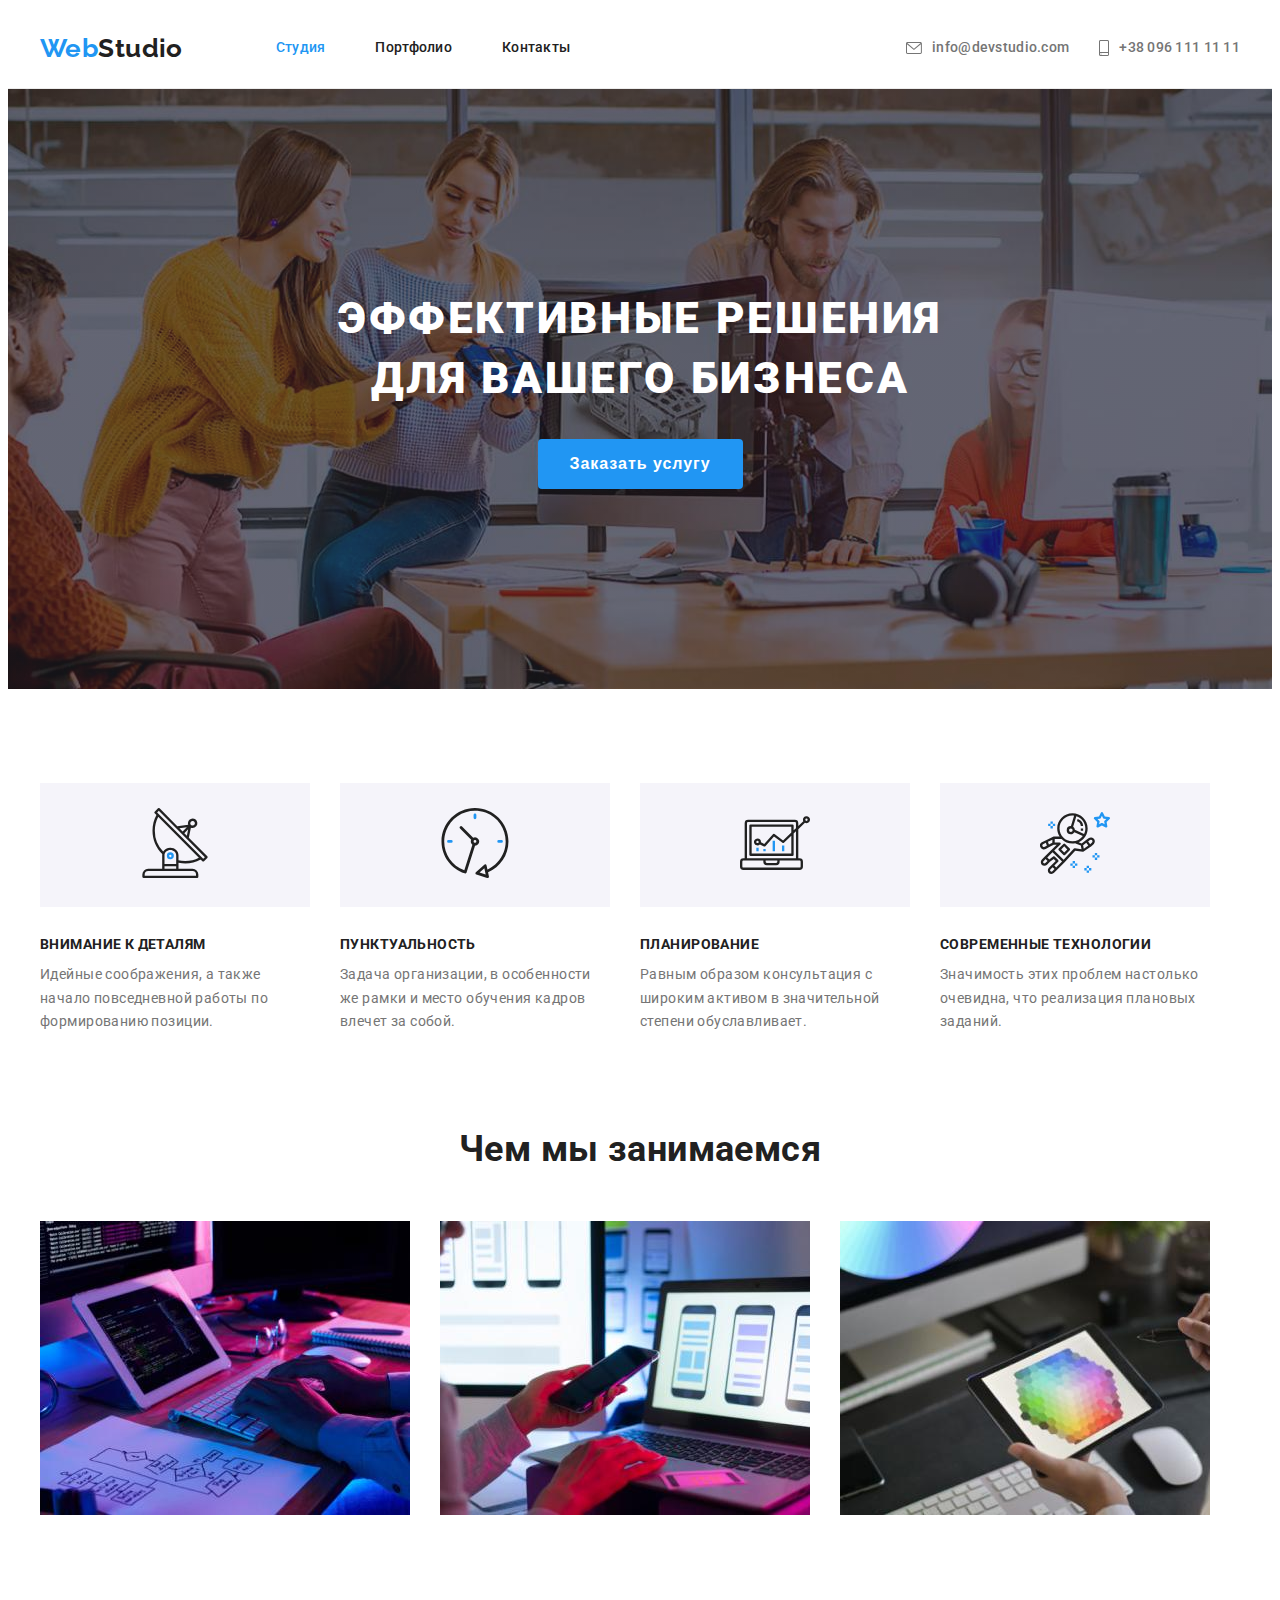
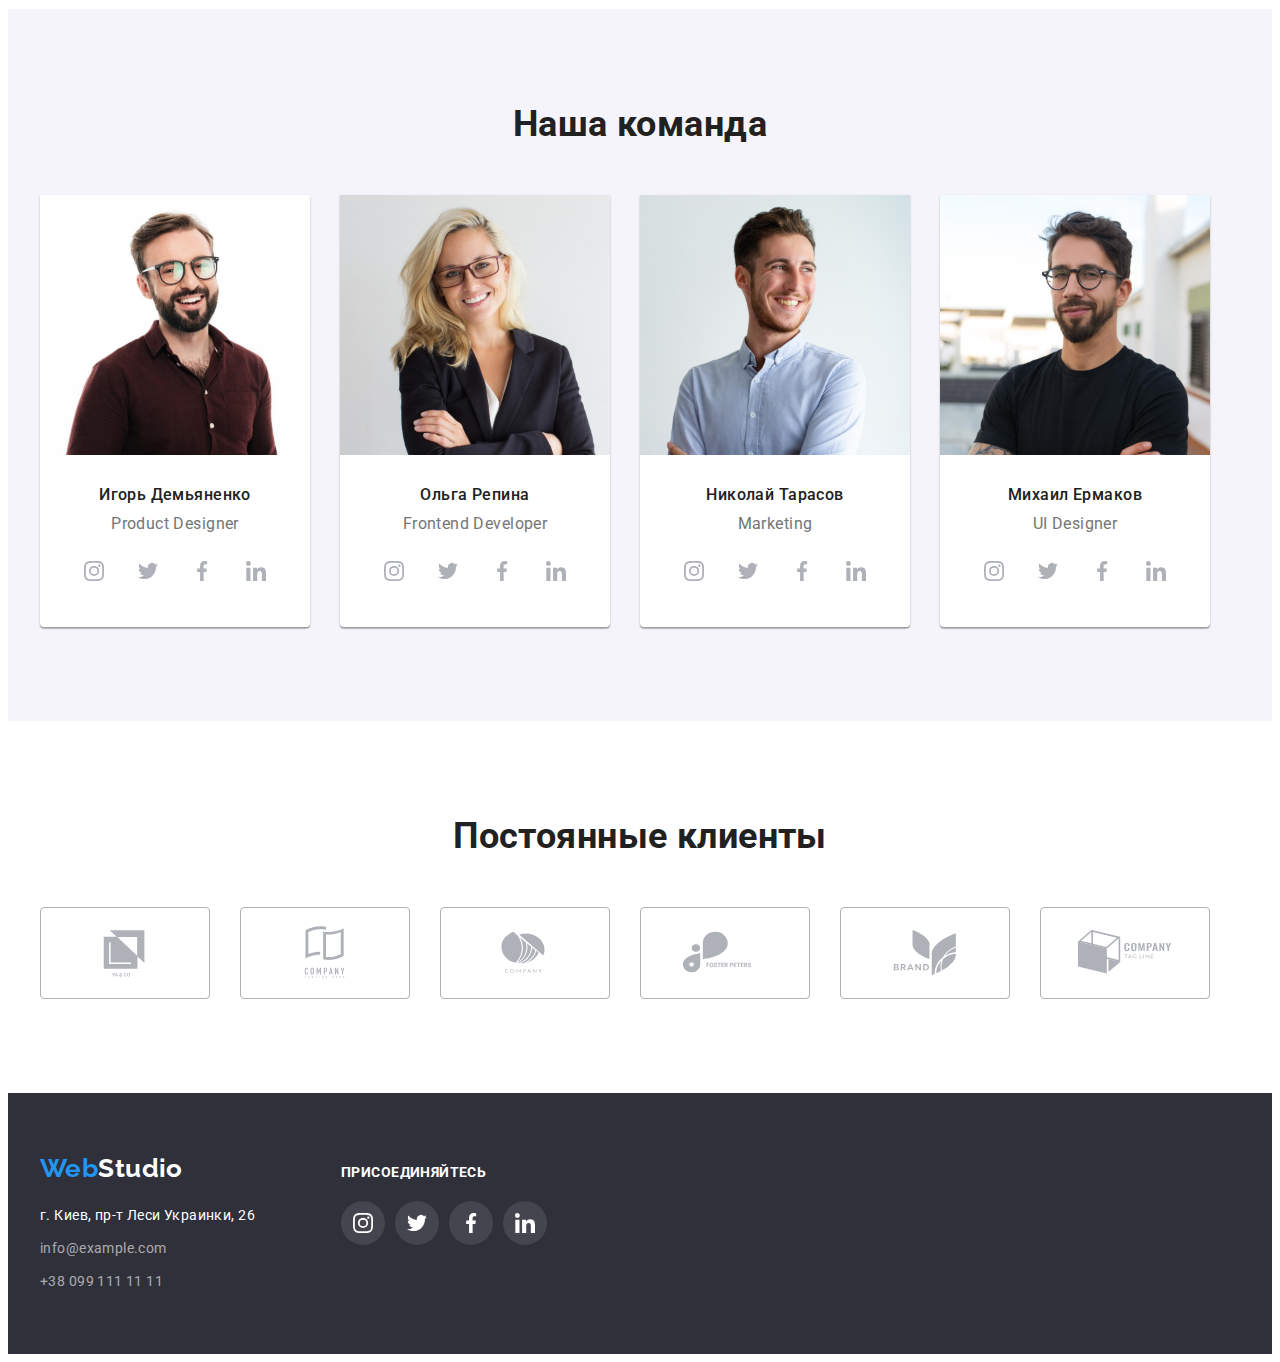
<file: index.html>
<!DOCTYPE html>
<html lang="ru">
  <head>
    <meta charset="UTF-8" />
    <meta http-equiv="X-UA-Compatible" content="IE=edge" />
    <meta name="viewport" content="width=device-width, initial-scale=1.0" />
    <title>WebStudio</title>
    <link rel="preconnect" href="https://fonts.googleapis.com" />
    <link rel="preconnect" href="https://fonts.gstatic.com" crossorigin />
    <link
      href="https://fonts.googleapis.com/css2?family=Raleway:wght@700&family=Roboto:wght@400;500;700;900&display=swap"
      rel="stylesheet"
    />
    <link
      rel="stylesheet"
      href="https://cdnjs.cloudflare.com/ajax/libs/modern-normalize/1.1.0/modern-normalize.min.css"
      integrity="sha512-wpPYUAdjBVSE4KJnH1VR1HeZfpl1ub8YT/NKx4PuQ5NmX2tKuGu6U/JRp5y+Y8XG2tV+wKQpNHVUX03MfMFn9Q=="
      crossorigin="anonymous"
      referrerpolicy="no-referrer"
    />
    <link rel="stylesheet" href="./css/styles.css" />
  </head>
  <body>
    <!-- Шапка -->
    <header class="header">
      <div class="container">
        <nav class="nav">
          <a href="./index.html" class="logo"><span class="accent">Web</span>Studio</a>
          <ul class="nav-list">
            <li class="nav-item">
              <a class="nav-link" href="./index.html"><span class="accent">Студия</span></a>
            </li>
            <li class="nav-item"><a class="nav-link" href="./portfolio.html">Портфолио</a></li>
            <li class="nav-item"><a class="nav-link" href="">Контакты</a></li>
          </ul>
        </nav>
        <ul class="contacts">
          <li class="contacts-item">
            <a class="contacts-link" href="mailto:info@devstudio.com">
              <svg class="icon-envelope" width="16" height="12">
                <use xlink:href="./images/sprite.svg#icon-envelope"></use>
              </svg>
              info@devstudio.com</a
            >
          </li>
          <li class="contacts-item">
            <a class="contacts-link" href="tel:+380961111111">
              <svg class="icon-smartphone" width="10" height="16">
                <use href="./images/sprite.svg#icon-smartphone"></use>
              </svg>
              +38 096 111 11 11</a
            >
          </li>
        </ul>
      </div>
    </header>

    <main>
      <!-- Секция герой -->
      <section class="hero section">
        <div class="container">
          <h1 class="hero-title">Эффективные решения для вашего бизнеса</h1>
          <button type="button" class="hero-button">Заказать услугу</button>
        </div>
      </section>

      <!-- Преимущества -->
      <section class="features section">
        <div class="container">
          <h2 class="visually-hidden">Особенности</h2>
          <ul class="features-list">
            <li class="feature">
              <div class="icon-feature">
                <svg class="svg">
                  <use href="./images/sprite.svg#icon-antenna"></use>
                </svg>
              </div>
              <h3 class="title">Внимание к деталям</h3>
              <p class="text">
                Идейные соображения, а также начало повседневной работы по формированию позиции.
              </p>
            </li>
            <li class="feature">
              <div class="icon-feature">
                <svg class="svg">
                  <use href="./images/sprite.svg#icon-clock"></use>
                </svg>
              </div>
              <h3 class="title">Пунктуальность</h3>
              <p class="text">
                Задача организации, в особенности же рамки и место обучения кадров влечет за собой.
              </p>
            </li>
            <li class="feature">
              <div class="icon-feature">
                <svg class="svg">
                  <use href="./images/sprite.svg#icon-diagram"></use>
                </svg>
              </div>
              <h3 class="title">Планирование</h3>
              <p class="text">
                Равным образом консультация с широким активом в значительной степени обуславливает.
              </p>
            </li>
            <li class="feature">
              <div class="icon-feature">
                <svg class="svg">
                  <use href="./images/sprite.svg#icon-astronaut"></use>
                </svg>
              </div>
              <h3 class="title">Современные технологии</h3>
              <p class="text">
                Значимость этих проблем настолько очевидна, что реализация плановых заданий.
              </p>
            </li>
          </ul>
        </div>
      </section>

      <!-- Наша работа -->
      <section class="work section">
        <div class="container">
          <h2 class="section-title">Чем мы занимаемся</h2>
          <ul class="work-list">
            <li class="item">
              <img src="./images/work1.jpg" alt="Человек кодит" width="370" />
            </li>
            <li class="item">
              <img src="./images/work2.jpg" alt="Человек верстает" width="370" />
            </li>
            <li class="item">
              <img src="./images/work3.jpg" alt="Человек верстает" width="370" />
            </li>
          </ul>
        </div>
      </section>

      <!-- Работники -->
      <section class="staff section">
        <div class="container">
          <h2 class="section-title">Наша команда</h2>
          <ul class="staff-list">
            <li class="staff-item">
              <img src="./images/team1.jpg" alt="Портрет работника" width="270" height="260" />
              <div class="content">
                <h3 class="title">Игорь Демьяненко</h3>
                <p lang="en" class="subtitle">Product Designer</p>
                <ul class="social-list">
                  <li class="item">
                    <a href="" class="link"
                      ><svg class="social-icon">
                        <use href="./images/sprite.svg#icon-instagram"></use></svg
                    ></a>
                  </li>
                  <li class="item">
                    <a href="" class="link"
                      ><svg class="social-icon">
                        <use href="./images/sprite.svg#icon-twitter"></use></svg
                    ></a>
                  </li>
                  <li class="item">
                    <a href="" class="link"
                      ><svg class="social-icon">
                        <use href="./images/sprite.svg#icon-facebook"></use></svg
                    ></a>
                  </li>
                  <li class="item">
                    <a href="" class="link"
                      ><svg class="social-icon">
                        <use href="./images/sprite.svg#icon-linkedin"></use></svg
                    ></a>
                  </li>
                </ul>
              </div>
            </li>
            <li class="staff-item">
              <img src="./images/team2.jpg" alt="Портрет работника" width="270" height="260" />
              <div class="content">
                <h3 class="title">Ольга Репина</h3>
                <p lang="en" class="subtitle">Frontend Developer</p>
                <ul class="social-list">
                  <li class="item">
                    <a href="" class="link"
                      ><svg class="social-icon">
                        <use href="./images/sprite.svg#icon-instagram"></use></svg
                    ></a>
                  </li>
                  <li class="item">
                    <a href="" class="link"
                      ><svg class="social-icon">
                        <use href="./images/sprite.svg#icon-twitter"></use></svg
                    ></a>
                  </li>
                  <li class="item">
                    <a href="" class="link"
                      ><svg class="social-icon">
                        <use href="./images/sprite.svg#icon-facebook"></use></svg
                    ></a>
                  </li>
                  <li class="item">
                    <a href="" class="link"
                      ><svg class="social-icon">
                        <use href="./images/sprite.svg#icon-linkedin"></use></svg
                    ></a>
                  </li>
                </ul>
              </div>
            </li>
            <li class="staff-item">
              <img src="./images/team3.jpg" alt="Портрет работника" width="270" height="260" />
              <div class="content">
                <h3 class="title">Николай Тарасов</h3>
                <p lang="en" class="subtitle">Marketing</p>
                <ul class="social-list">
                  <li class="item">
                    <a href="" class="link"
                      ><svg class="social-icon">
                        <use href="./images/sprite.svg#icon-instagram"></use></svg
                    ></a>
                  </li>
                  <li class="item">
                    <a href="" class="link"
                      ><svg class="social-icon">
                        <use href="./images/sprite.svg#icon-twitter"></use></svg
                    ></a>
                  </li>
                  <li class="item">
                    <a href="" class="link"
                      ><svg class="social-icon">
                        <use href="./images/sprite.svg#icon-facebook"></use></svg
                    ></a>
                  </li>
                  <li class="item">
                    <a href="" class="link"
                      ><svg class="social-icon">
                        <use href="./images/sprite.svg#icon-linkedin"></use></svg
                    ></a>
                  </li>
                </ul>
              </div>
            </li>
            <li class="staff-item">
              <img src="./images/team4.jpg" alt="Портрет работника" width="270" height="260" />
              <div class="content">
                <h3 class="title">Михаил Ермаков</h3>
                <p lang="en" class="subtitle">UI Designer</p>
                <ul class="social-list">
                  <li class="item">
                    <a href="" class="link"
                      ><svg class="social-icon">
                        <use href="./images/sprite.svg#icon-instagram"></use></svg
                    ></a>
                  </li>
                  <li class="item">
                    <a href="" class="link"
                      ><svg class="social-icon">
                        <use href="./images/sprite.svg#icon-twitter"></use></svg
                    ></a>
                  </li>
                  <li class="item">
                    <a href="" class="link"
                      ><svg class="social-icon">
                        <use href="./images/sprite.svg#icon-facebook"></use></svg
                    ></a>
                  </li>
                  <li class="item">
                    <a href="" class="link"
                      ><svg class="social-icon">
                        <use href="./images/sprite.svg#icon-linkedin"></use></svg
                    ></a>
                  </li>
                </ul>
              </div>
            </li>
          </ul>
        </div>
      </section>

      <!-- Клиенты -->
      <section class="company section">
        <div class="container">
          <h2 class="section-title">Постоянные клиенты</h2>
          <ul class="company-list">
            <li class="item">
              <a href="" class="link">
                <svg class="icon">
                  <use href="./images/sprite.svg#icon-company1"></use>
                </svg>
              </a>
            </li>
            <li class="item">
              <a href="" class="link">
                <svg class="icon">
                  <use href="./images/sprite.svg#icon-company2"></use>
                </svg>
              </a>
            </li>
            <li class="item">
              <a href="" class="link">
                <svg class="icon">
                  <use href="./images/sprite.svg#icon-company3"></use>
                </svg>
              </a>
            </li>
            <li class="item">
              <a href="" class="link">
                <svg class="icon">
                  <use href="./images/sprite.svg#icon-company4"></use>
                </svg>
              </a>
            </li>
            <li class="item">
              <a href="" class="link">
                <svg class="icon">
                  <use href="./images/sprite.svg#icon-company5"></use>
                </svg>
              </a>
            </li>
            <li class="item">
              <a href="" class="link">
                <svg class="icon">
                  <use href="./images/sprite.svg#icon-company6"></use>
                </svg>
              </a>
            </li>
          </ul>
        </div>
      </section>
    </main>

    <footer class="footer">
      <div class="container">
        <div class="adress-footer">
          <a href="./index.html" class="logo"><span class="accent">Web</span>Studio</a>
          <address>
            <ul class="footer-list">
              <li class="footer-item">
                <a
                  class="footer-map"
                  href="https://www.google.com/maps/d/viewer?mid=10uSM3H-mIU3GznYo2szRIEphczw&hl=en_US&ll=50.42732700000001%2C30.538092&z=17"
                  target="_blank"
                  rel="noreferrer noopener nofollow "
                  >г. Киев, пр-т Леси Украинки, 26</a
                >
              </li>
              <li class="footer-item">
                <a class="footer-link" href="mailto:info@example.com">info@example.com</a>
              </li>
              <li class="footer-item">
                <a class="footer-link" href="tel:+380991111111">+38 099 111 11 11</a>
              </li>
            </ul>
          </address>
        </div>
        <div class="social-footer">
          <p class="caption">присоединяйтесь</p>
          <ul class="list">
            <li class="item">
              <a href="" class="link"
                ><svg class="social-icon">
                  <use href="./images/sprite.svg#icon-instagram"></use></svg
              ></a>
            </li>
            <li class="item">
              <a href="" class="link"
                ><svg class="social-icon">
                  <use href="./images/sprite.svg#icon-twitter"></use></svg
              ></a>
            </li>
            <li class="item">
              <a href="" class="link"
                ><svg class="social-icon">
                  <use href="./images/sprite.svg#icon-facebook"></use></svg
              ></a>
            </li>
            <li class="item">
              <a href="" class="link"
                ><svg class="social-icon">
                  <use href="./images/sprite.svg#icon-linkedin"></use></svg
              ></a>
            </li>
          </ul>
        </div>
      </div>
    </footer>
  </body>
</html>
</file>
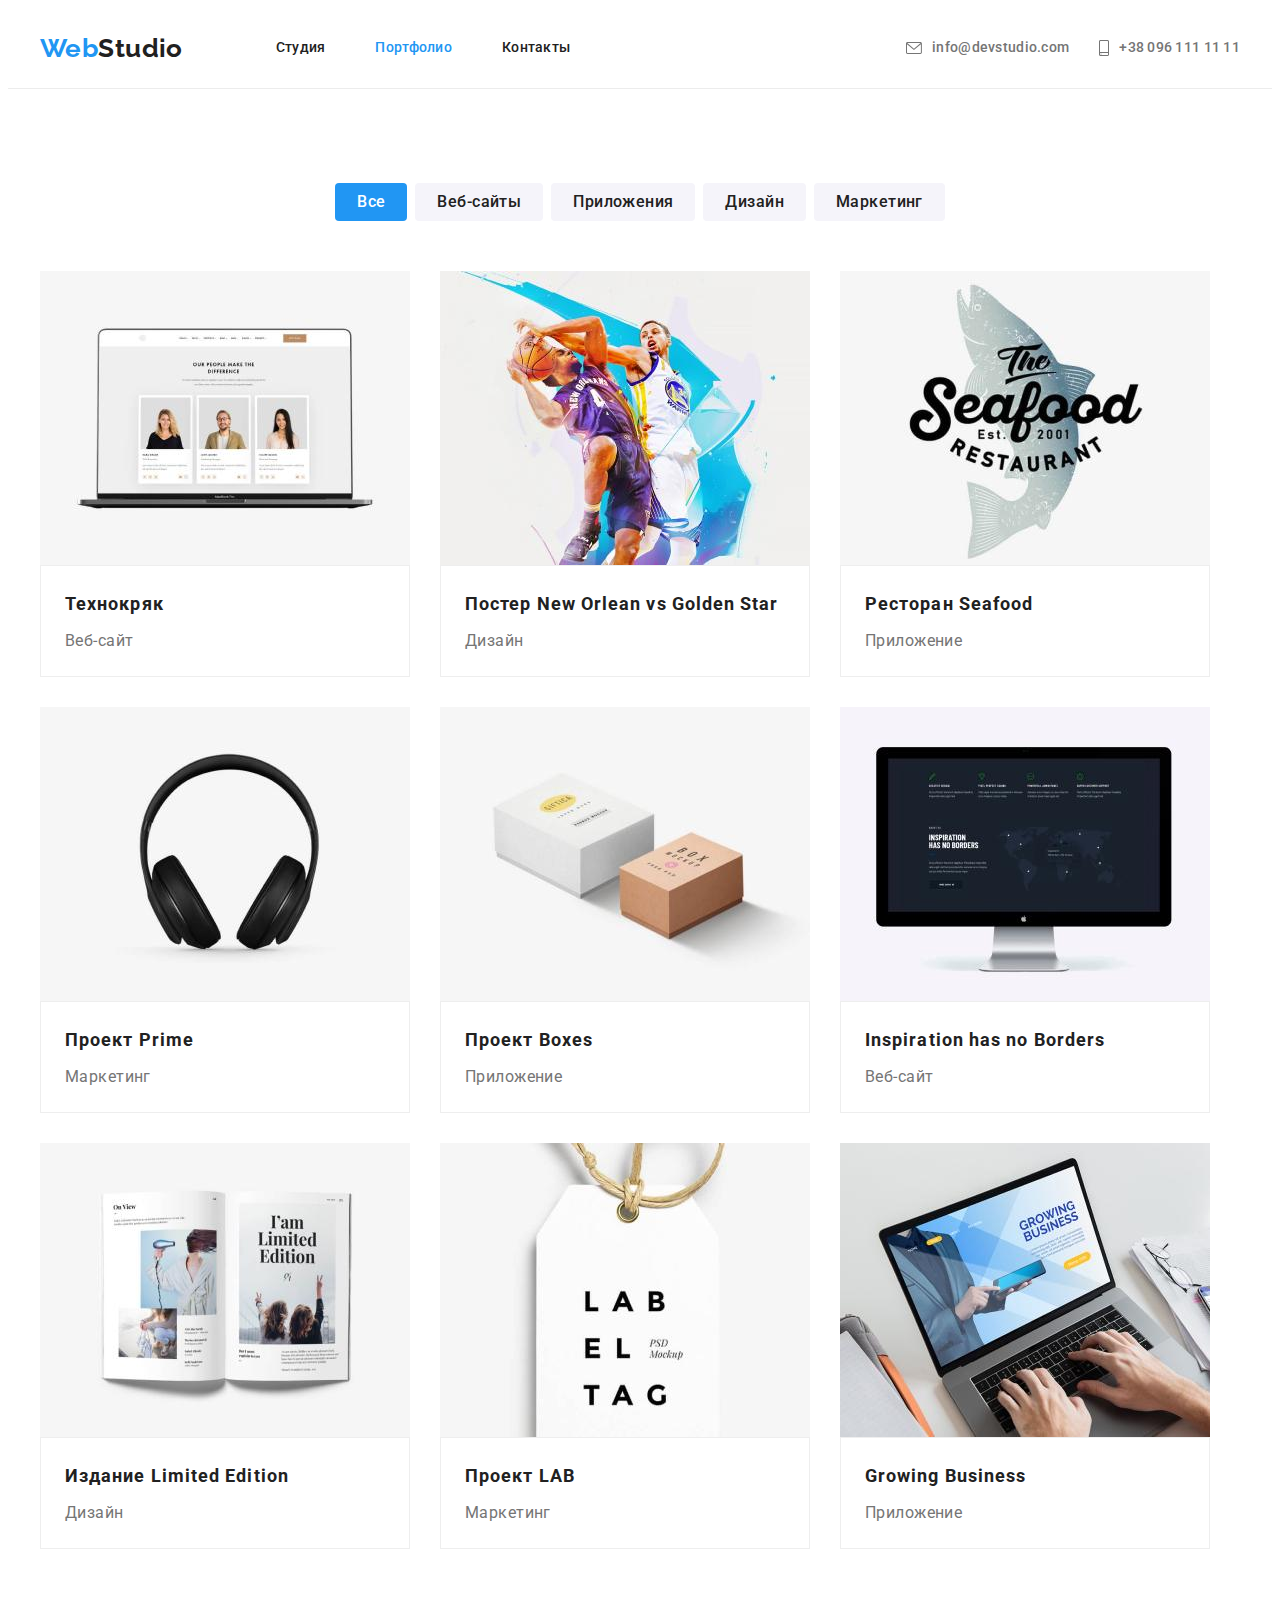
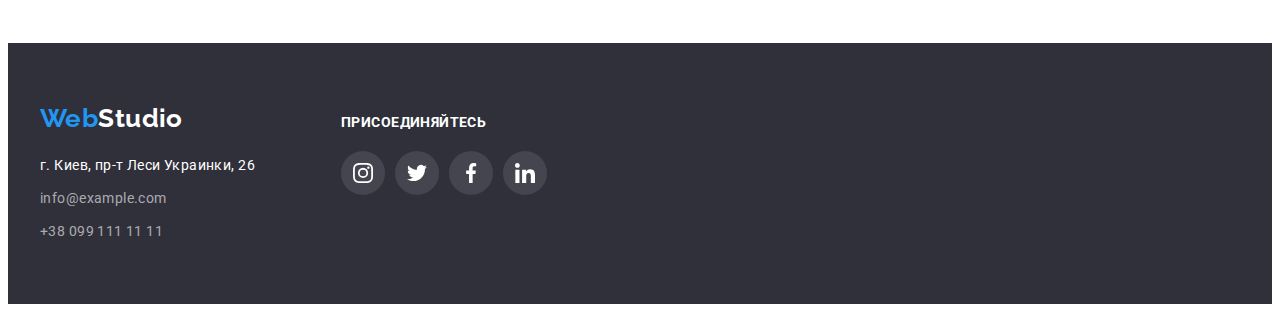
<file: portfolio.html>
<!DOCTYPE html>
<html lang="en">
  <head>
    <meta charset="UTF-8" />
    <meta http-equiv="X-UA-Compatible" content="IE=edge" />
    <meta name="viewport" content="width=device-width, initial-scale=1.0" />
    <title>WebStudio</title>
    <link rel="preconnect" href="https://fonts.googleapis.com" />
    <link rel="preconnect" href="https://fonts.gstatic.com" crossorigin />
    <link
      href="https://fonts.googleapis.com/css2?family=Raleway:wght@700&family=Roboto:wght@400;500;700;900&display=swap"
      rel="stylesheet"
    />
    <link
      rel="stylesheet"
      href="https://cdnjs.cloudflare.com/ajax/libs/modern-normalize/1.1.0/modern-normalize.min.css"
      integrity="sha512-wpPYUAdjBVSE4KJnH1VR1HeZfpl1ub8YT/NKx4PuQ5NmX2tKuGu6U/JRp5y+Y8XG2tV+wKQpNHVUX03MfMFn9Q=="
      crossorigin="anonymous"
      referrerpolicy="no-referrer"
    />
    <link rel="stylesheet" href="./css/styles.css" />
  </head>
  <body>
    <!-- Шапка -->
    <header class="header">
      <div class="container">
        <nav class="nav">
          <a href="./index.html" class="logo"><span class="accent">Web</span>Studio</a>
          <ul class="nav-list">
            <li class="nav-item">
              <a class="nav-link" href="./index.html">Студия</a>
            </li>
            <li class="nav-item">
              <a class="nav-link" href="./portfolio.html"><span class="accent">Портфолио</span></a>
            </li>
            <li class="nav-item"><a class="nav-link" href="">Контакты</a></li>
          </ul>
        </nav>
        <ul class="contacts">
          <li class="contacts-item">
            <a class="contacts-link" href="mailto:info@devstudio.com">
              <svg class="icon-envelope" width="16" height="12">
                <use xlink:href="./images/sprite.svg#icon-envelope"></use>
              </svg>
              info@devstudio.com</a
            >
          </li>
          <li class="contacts-item">
            <a class="contacts-link" href="tel:+380961111111">
              <svg class="icon-smartphone" width="10" height="16">
                <use href="./images/sprite.svg#icon-smartphone"></use>
              </svg>
              +38 096 111 11 11</a
            >
          </li>
        </ul>
      </div>
    </header>
    <!-- Мейн -->
    <main>
      <section class="portfolio section">
        <div class="container">
          <h1 class="visually-hidden">Portfolio</h1>
          <ul class="portfolio-buttons">
            <li class="item"><button type="button" class="btn active">Все</button></li>
            <li class="item"><button type="button" class="btn">Веб-сайты</button></li>
            <li class="item"><button type="button" class="btn">Приложения</button></li>
            <li class="item"><button type="button" class="btn">Дизайн</button></li>
            <li class="item"><button type="button" class="btn">Маркетинг</button></li>
          </ul>
          <ul class="portfolio-list">
            <li class="item">
              <a class="portfolio-link" href="">
                <img src="./images/project1.jpg" alt="Ноутбук" width="370" />
                <div class="content">
                  <h2 class="title">Технокряк</h2>
                  <p class="description">Веб-сайт</p>
                </div>
              </a>
            </li>
            <li class="item">
              <a class="portfolio-link" href="">
                <img src="./images/project2.jpg" alt="Два баскетболиста" width="370" />
                <div class="content">
                  <h2 class="title">Постер New Orlean vs Golden Star</h2>
                  <p class="description">Дизайн</p>
                </div>
              </a>
            </li>
            <li class="item">
              <a class="portfolio-link" href="">
                <img src="./images/project3.jpg" alt="Логотип ресторана" width="370" />
                <div class="content">
                  <h2 class="title">Ресторан Seafood</h2>
                  <p class="description">Приложение</p>
                </div>
              </a>
            </li>
            <li class="item">
              <a class="portfolio-link" href="">
                <img src="./images/project4.jpg" alt="Наушники" width="370" />
                <div class="content">
                  <h2 class="title">Проект Prime</h2>
                  <p class="description">Маркетинг</p>
                </div>
              </a>
            </li>
            <li class="item">
              <a class="portfolio-link" href="">
                <img src="./images/project5.jpg" alt="Две коробки" width="370" />
                <div class="content">
                  <h2 class="title">Проект Boxes</h2>
                  <p class="description">Приложение</p>
                </div>
              </a>
            </li>
            <li class="item">
              <a class="portfolio-link" href="">
                <img src="./images/project6.jpg" alt="Макбук" width="370" />
                <div class="content">
                  <h2 class="title" lang="en">Inspiration has no Borders</h2>
                  <p class="description">Веб-сайт</p>
                </div>
              </a>
            </li>
            <li class="item">
              <a class="portfolio-link" href="Журнал">
                <img src="./images/project7.jpg" alt="" width="370" />
                <div class="content">
                  <h2 class="title">Издание Limited Edition</h2>
                  <p class="description">Дизайн</p>
                </div>
              </a>
            </li>
            <li class="item">
              <a class="portfolio-link" href="">
                <img src="./images/project8.jpg" alt="Этикетка" width="370" />
                <div class="content">
                  <h2 class="title">Проект LAB</h2>
                  <p class="description">Маркетинг</p>
                </div>
              </a>
            </li>
            <li class="item">
              <a class="portfolio-link" href="">
                <img src="./images/project9.jpg" alt="Человек работает за ноутбуком" width="370" />
                <div class="content">
                  <h2 class="title" lang="en">Growing Business</h2>
                  <p class="description">Приложение</p>
                </div>
              </a>
            </li>
          </ul>
        </div>
      </section>
    </main>
    <footer class="footer">
      <div class="container">
        <div class="adress-footer">
          <a href="./portfolio.html" class="logo"><span class="accent">Web</span>Studio</a>
          <address>
            <ul class="footer-list">
              <li class="footer-item">
                <a
                  class="footer-map"
                  href="https://www.google.com/maps/d/viewer?mid=10uSM3H-mIU3GznYo2szRIEphczw&hl=en_US&ll=50.42732700000001%2C30.538092&z=17"
                  target="_blank"
                  rel="noreferrer noopener nofollow "
                  >г. Киев, пр-т Леси Украинки, 26</a
                >
              </li>
              <li class="footer-item">
                <a class="footer-link" href="mailto:info@example.com">info@example.com</a>
              </li>
              <li class="footer-item">
                <a class="footer-link" href="tel:+380991111111">+38 099 111 11 11</a>
              </li>
            </ul>
          </address>
        </div>
        <div class="social-footer">
          <p class="caption">присоединяйтесь</p>
          <ul class="list">
            <li class="item">
              <a href="" class="link"
                ><svg class="social-icon">
                  <use href="./images/sprite.svg#icon-instagram"></use></svg
              ></a>
            </li>
            <li class="item">
              <a href="" class="link"
                ><svg class="social-icon">
                  <use href="./images/sprite.svg#icon-twitter"></use></svg
              ></a>
            </li>
            <li class="item">
              <a href="" class="link"
                ><svg class="social-icon">
                  <use href="./images/sprite.svg#icon-facebook"></use></svg
              ></a>
            </li>
            <li class="item">
              <a href="" class="link"
                ><svg class="social-icon">
                  <use href="./images/sprite.svg#icon-linkedin"></use></svg
              ></a>
            </li>
          </ul>
        </div>
      </div>
    </footer>
  </body>
</html>
</file>
<file: css/styles.css>
:root {
  --accent-color: #2196f3;
  --main-text-color: #757575;
  --title-color: #212121;
  --main-white-color: #ffffff;
  --main-bgc-color: #f5f4fa;
  --secondary-bgc-color: #2f303a;
  --footer-link-color: rgba(255, 255, 255, 0.6);
  --icon-color: #afb1b8;
}

body {
  background-color: var(--main-white-color);
  color: var(--title-color);
  font-family: 'Roboto', sans-serif;
  font-size: 14px;
  line-height: 1.14;
  letter-spacing: 0.03em;
}

ul {
  list-style: none;
  margin: 0;
  padding: 0;
}

button {
  cursor: pointer;
}

h1,
h2,
h3,
h4,
h5,
h6 {
  color: var(--title-color);
  margin: 0;
  padding: 0;
}

p {
  color: var(--main-text-color);
  margin: 0;
  padding: 0;
}

img {
  display: block;
  max-width: 100%;
  height: auto;
}

.visually-hidden {
  position: absolute;
  width: 1px;
  height: 1px;
  margin: -1px;
  border: 0;
  padding: 0;
  white-space: nowrap;
  clip-path: inset(100%);
  clip: rect(0 0 0 0);
  overflow: hidden;
}

/* Контейнер и секции */
.container {
  width: 1200px;
  padding: 0 15px;
  margin: 0 auto;
}

.section {
  padding: 94px 0;
}

/* index */

/* header nav */
.accent {
  color: var(--accent-color);
}

.header {
  border-bottom: 1px solid#ECECEC;
}

.header .container {
  display: flex;
  align-items: center;

  width: 1200px;
  padding: 0 15px;
  margin: 0 auto;
}

.nav {
  display: flex;
  align-items: center;
}

.nav-list {
  display: flex;
}

.nav-item:not(:last-child) {
  margin-right: 50px;
}

.contacts {
  display: flex;
  margin-left: auto;
}

.contacts-item:first-child {
  margin-right: 30px;
}

.contacts-link {
  display: flex;
  align-items: center;

  color: var(--main-text-color);
  text-decoration: none;
  line-height: 1.14;
  font-weight: 500;
  letter-spacing: 0.02em;
}

.contacts-link .icon-envelope,
.contacts-link .icon-smartphone {
  fill: currentColor;
  margin-right: 10px;
}

.logo {
  margin-right: 93px;

  font-family: 'Raleway', sans-serif;
  font-size: 26px;
  line-height: 1.19;
  font-weight: 700;
  letter-spacing: inherit;
  text-decoration: none;
  color: var(--title-color);
}

.nav-link {
  display: block;

  padding: 32px 0;

  color: var(--title-color);
  text-decoration: none;
  line-height: 1.14;
  font-weight: 500;
  letter-spacing: 0.02em;
}

.nav-link:hover,
.nav-link:focus,
.contacts-link:hover,
.contacts-link:focus {
  color: var(--accent-color);
}

/* Hero */
.hero.section {
  padding: 200px 0;
  max-width: 1600px;
  margin: 0 auto;
  background-image: linear-gradient(to right, rgba(47, 48, 58, 0.4), rgba(47, 48, 58, 0.4)),
    url('../images/backgroundhero.jpg');
  background-repeat: no-repeat;
  background-position: center;
  background-size: cover;

  background-color: var(--secondary-bgc-color);

  text-align: center;
}

.hero-title {
  margin: 0 auto 30px;

  max-width: 696px;
  color: var(--main-white-color);
  font-weight: 900;
  font-size: 44px;
  line-height: 1.36;
  text-align: center;
  letter-spacing: 0.06em;

  text-transform: uppercase;
}

.hero-button {
  padding: 10px 32px;

  color: var(--main-white-color);
  background-color: var(--accent-color);
  font-weight: 700;
  font-size: 16px;
  line-height: 1.88;
  align-items: center;
  text-align: center;
  letter-spacing: 0.06em;
  border: none;
  border-radius: 4px;
}

.hero-button:hover,
.hero-button:focus {
  background-color: #188ce8;
}

/* Features */
.features.section {
  padding: 94px 0 0 0;
}

.features-list {
  display: flex;
}

.features-list .feature {
  max-width: 270px;
}

.features-list .feature:not(:last-child) {
  margin-right: 30px;
}

.feature .title {
  margin-bottom: 10px;

  font-weight: 700;
  font-size: 14px;
  line-height: 1.14;
  text-transform: uppercase;
}

.feature .text {
  line-height: 1.71;
}

.icon-feature {
  padding: 25px 100px;
  background-color: var(--main-bgc-color);

  margin-bottom: 30px;
}

.icon-feature .svg {
  max-width: 70px;
  max-height: 70px;
}

/* Наша работа */
.section-title {
  margin-bottom: 50px;

  font-weight: 700;
  font-size: 36px;
  line-height: 1.17;
  text-align: center;
}

.work-list {
  display: flex;
}

.work-list .item:not(:last-child) {
  margin-right: 30px;
}

/* Работники */
.staff.section {
  background-color: var(--main-bgc-color);
}

.staff-list {
  display: flex;
}

.staff-item {
  max-width: 270px;
  box-shadow: 0px 2px 1px rgba(0, 0, 0, 0.2), 0px 1px 1px rgba(0, 0, 0, 0.14),
    0px 1px 3px rgba(0, 0, 0, 0.12);

  background-color: var(--main-white-color);
  border-radius: 0 0 4px 4px;
}

.staff-item:not(:nth-child(4n)) {
  margin-right: 30px;
}

.staff-item .content {
  padding-top: 30px;
  padding-bottom: 30px;
}

.staff-item .title {
  font-weight: 500;
  font-size: 16px;
  line-height: 1.19;
  text-align: center;

  margin-bottom: 10px;
}

.staff-item .subtitle {
  font-size: 16px;
  line-height: 1.19;
  text-align: center;

  margin-bottom: 16px;
}

.social-list {
  display: flex;
  justify-content: center;
}

.social-list .item:not(:last-child) {
  margin-right: 10px;
}

.social-list .link {
  max-width: 44px;
  max-height: 44px;

  display: inline-block;
  padding: 12px;
  text-decoration: none;
  color: var(--icon-color);
  background-color: var(--main-white-color);

  border-radius: 50%;
}

.social-list .link:hover,
.social-list .link:focus {
  color: var(--main-white-color);
  background-color: var(--accent-color);
}

.social-icon {
  display: block;

  max-width: 20px;
  max-height: 20px;
  fill: currentColor;
}

/* Постоянные клиенты */

.company-list {
  display: flex;
}

.company .item:not(:last-child) {
  margin-right: 30px;
}

.company .link {
  display: block;
  padding: 15px 31px;

  color: var(--icon-color);

  border: 1px solid var(--icon-color);
  border-radius: 4px;
}

.company .link:hover,
.company .link:focus {
  color: var(--accent-color);
  border-color: var(--accent-color);
}

.company .icon {
  display: block;

  max-width: 106px;
  max-height: 60px;

  fill: currentColor;
}

/* !Footer  */

.footer {
  background-color: var(--secondary-bgc-color);
  padding-top: 60px;
  padding-bottom: 60px;
}

.footer .container {
  display: flex;
  align-items: baseline;
}

.adress-footer {
  width: 231px;
  margin-right: 70px;
}

.footer a {
  display: inline-block;
}

.footer .logo {
  color: var(--main-white-color);
  margin-bottom: 20px;
  margin-right: 0;
}

.footer-item:not(:last-child) {
  margin-bottom: 9px;
}

.footer-map {
  color: var(--main-white-color);
  font-style: normal;
  text-decoration: none;

  line-height: 1.71;
}

.footer-link {
  font-style: normal;
  text-decoration: none;
  color: var(--footer-link-color);

  line-height: 1.71;
}

.footer-link:hover,
.footer-link:focus {
  color: var(--accent-color);
}

.social-footer .caption {
  color: var(--main-white-color);

  font-family: 'Roboto';
  font-weight: 700;
  font-size: 14px;
  line-height: 1.14;

  text-transform: uppercase;

  margin-bottom: 20px;
}



.social-footer .list {
  display: flex;
}

.social-footer .link {
  display: inline-block;
  padding: 12px;

  color: var(--main-white-color);
  background-color: rgba(255, 255, 255, 0.1);
  border-radius: 50%;
}

.social-footer .link:hover,
.social-footer .link:focus {
  background-color: var(--accent-color);
}

.social-footer .item:not(:last-child) {
  margin-right: 10px;
}

/* svg иконки идентичны с иконками в карточках */

/* !Portfolio */
.portfolio-buttons {
  display: flex;
  justify-content: center;
  margin-bottom: 50px;
}

.portfolio-buttons .item:not(:last-child) {
  margin-right: 8px;
}

.portfolio-buttons .btn {
  display: block;
  text-align: center;
  padding: 6px 22px;

  color: var(--title-color);
  background-color: var(--main-bgc-color);

  font-family: inherit;
  font-style: normal;
  font-weight: 500;
  font-size: 16px;
  line-height: 1.62;
  letter-spacing: inherit;
  border: none;
  border-radius: 4px;
}

.portfolio-buttons .btn:hover,
.portfolio-buttons .btn:focus {
  color: var(--main-white-color);
  background-color: var(--accent-color);

  box-shadow: 0px 3px 1px rgba(0, 0, 0, 0.1), 0px 1px 2px rgba(0, 0, 0, 0.08),
    0px 2px 2px rgba(0, 0, 0, 0.12);
}

.portfolio-buttons .btn.active {
  color: var(--main-white-color);
  background-color: var(--accent-color);
}

/* Список проектов */
.portfolio-list {
  display: flex;
  flex-wrap: wrap;
}

.portfolio-list .item {
  max-width: calc((100% - 60px) / 3);
  height: auto;
}

.portfolio-list .item:not(:nth-child(3n)) {
  margin-right: 30px;
}

.portfolio-list .item:not(:nth-last-child(-n + 3)) {
  margin-bottom: 30px;
}

.portfolio-list .item:hover,
.portfolio-list .item:focus {
  box-shadow: 0px 1px 1px rgba(0, 0, 0, 0.12), 0px 4px 4px rgba(0, 0, 0, 0.06),
    1px 4px 6px rgba(0, 0, 0, 0.16);
}

.portfolio-link {
  text-decoration: none;
}

.portfolio-link .content {
  padding: 20px 24px;
  border: 1px solid #eeeeee;
}

.portfolio-link .title {
  margin-bottom: 4px;

  font-size: 18px;
  line-height: 2;
  letter-spacing: 0.06em;
}

.portfolio-link .description {
  font-size: 16px;
  line-height: 1.88;
}
</file>
